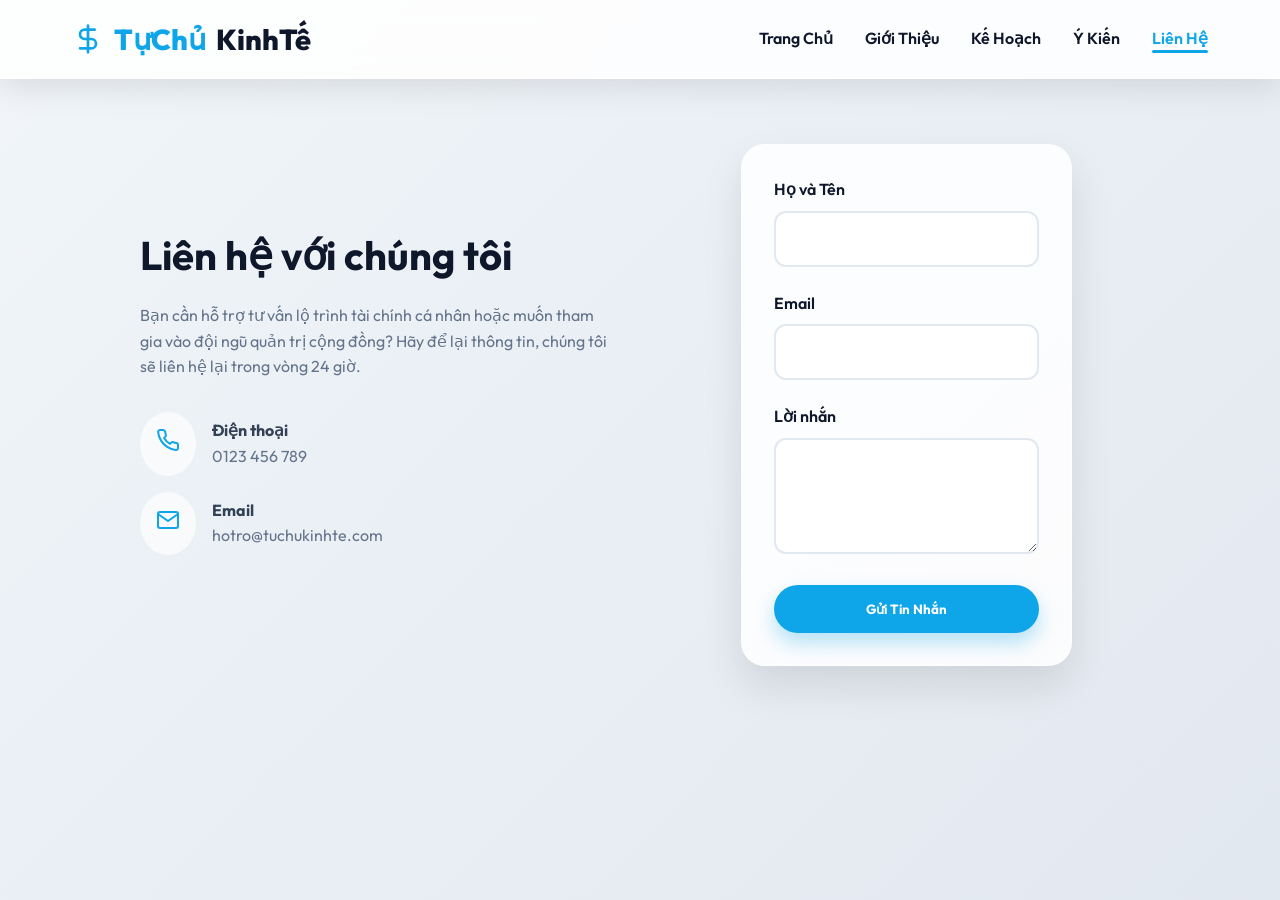
<file: contact.html>
<!DOCTYPE html>
<html lang="vi">
<head>
    <meta charset="UTF-8">
    <meta name="viewport" content="width=device-width, initial-scale=1.0">
    <title>Liên Hệ | Tự Chủ Kinh Tế</title>
    <link rel="stylesheet" href="style.css">
</head>
<body>
    <header>
        <nav>
            <a href="index.html" class="logo">
                <svg width="32" height="32" viewBox="0 0 24 24" fill="none" stroke="currentColor" stroke-width="2" stroke-linecap="round" stroke-linejoin="round" style="color: var(--primary);"><path d="M12 2v20M17 5H9.5a3.5 3.5 0 0 0 0 7h5a3.5 3.5 0 0 1 0 7H6"/></svg>
                <span>TựChủ</span>KinhTế
            </a>
            <ul class="nav-links">
                <li><a href="index.html">Trang Chủ</a></li>
                <li><a href="about.html">Giới Thiệu</a></li>
                <li><a href="plans.html">Kế Hoạch</a></li>
                <li><a href="opinions.html">Ý Kiến</a></li>
                <li><a href="contact.html" class="active">Liên Hệ</a></li>
            </ul>
        </nav>
    </header>

    <main>
        <section class="container" style="max-width: 1000px; display: grid; grid-template-columns: 1fr 1fr; gap: 4rem; align-items: center; margin-top: 2rem;">
            <div>
                <h1 class="section-title" style="text-align: left; margin-bottom: 1rem;">Liên hệ với chúng tôi</h1>
                <p style="color: #64748b; margin-bottom: 2rem;">Bạn cần hỗ trợ tư vấn lộ trình tài chính cá nhân hoặc muốn tham gia vào đội ngũ quản trị cộng đồng? Hãy để lại thông tin, chúng tôi sẽ liên hệ lại trong vòng 24 giờ.</p>
                
                <div style="margin-bottom: 2rem;">
                    <div style="display: flex; gap: 1rem; margin-bottom: 1rem; align-items: center;">
                        <div style="background: var(--light); padding: 1rem; border-radius: 50%;"><svg width="24" height="24" viewBox="0 0 24 24" fill="none" stroke="currentColor" stroke-width="2" stroke-linecap="round" stroke-linejoin="round" style="color: var(--primary);"><path d="M22 16.92v3a2 2 0 0 1-2.18 2 19.79 19.79 0 0 1-8.63-3.07 19.5 19.5 0 0 1-6-6 19.79 19.79 0 0 1-3.07-8.67A2 2 0 0 1 4.11 2h3a2 2 0 0 1 2 1.72 12.84 12.84 0 0 0 .7 2.81 2 2 0 0 1-.45 2.11L8.09 9.91a16 16 0 0 0 6 6l1.27-1.27a2 2 0 0 1 2.11-.45 12.84 12.84 0 0 0 2.81.7A2 2 0 0 1 22 16.92z"/></svg></div>
                        <div>
                            <h4 style="margin:0;">Điện thoại</h4>
                            <p style="color: #64748b; margin:0;">0123 456 789</p>
                        </div>
                    </div>
                    <div style="display: flex; gap: 1rem; align-items: center;">
                        <div style="background: var(--light); padding: 1rem; border-radius: 50%;"><svg width="24" height="24" viewBox="0 0 24 24" fill="none" stroke="currentColor" stroke-width="2" stroke-linecap="round" stroke-linejoin="round" style="color: var(--primary);"><path d="M4 4h16c1.1 0 2 .9 2 2v12c0 1.1-.9 2-2 2H4c-1.1 0-2-.9-2-2V6c0-1.1.9-2 2-2z"/><polyline points="22,6 12,13 2,6"/></svg></div>
                        <div>
                            <h4 style="margin:0;">Email</h4>
                            <p style="color: #64748b; margin:0;">hotro@tuchukinhte.com</p>
                        </div>
                    </div>
                </div>
            </div>

            <div class="form-container" style="padding: 2rem; box-shadow: 0 20px 40px rgba(0,0,0,0.1);">
                <form action="#" method="POST">
                    <div class="form-group">
                        <label for="name">Họ và Tên</label>
                        <input type="text" id="name" class="form-control" required>
                    </div>
                    <div class="form-group">
                        <label for="email">Email</label>
                        <input type="email" id="email" class="form-control" required>
                    </div>
                    <div class="form-group">
                        <label for="message">Lời nhắn</label>
                        <textarea id="message" class="form-control" rows="4" required></textarea>
                    </div>
                    <button type="submit" class="btn" style="width: 100%;">Gửi Tin Nhắn</button>
                </form>
            </div>
        </section>
    </main>
</body>
</html>
</file>
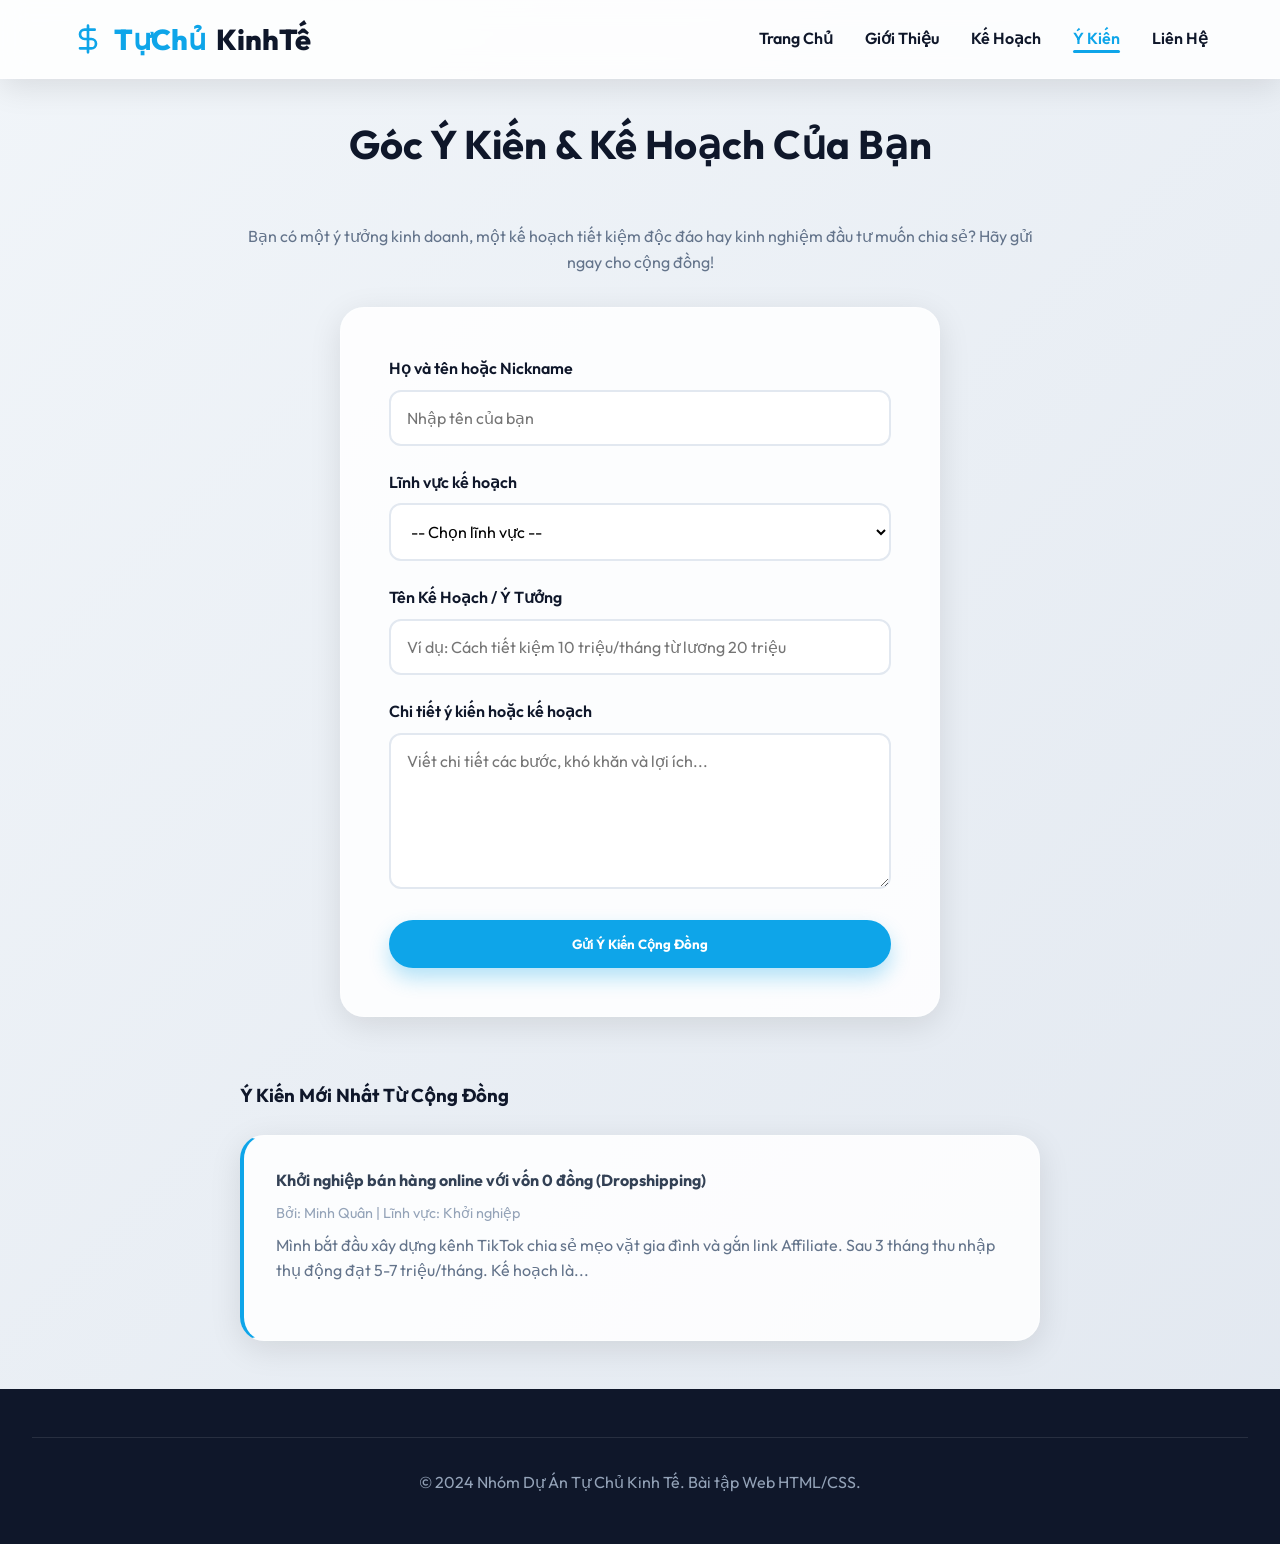
<file: opinions.html>
<!DOCTYPE html>
<html lang="vi">
<head>
    <meta charset="UTF-8">
    <meta name="viewport" content="width=device-width, initial-scale=1.0">
    <title>Góp Ý Tưởng | Tự Chủ Kinh Tế</title>
    <link rel="stylesheet" href="style.css">
</head>
<body>
    <header>
        <nav>
            <a href="index.html" class="logo">
                <svg width="32" height="32" viewBox="0 0 24 24" fill="none" stroke="currentColor" stroke-width="2" stroke-linecap="round" stroke-linejoin="round" style="color: var(--primary);"><path d="M12 2v20M17 5H9.5a3.5 3.5 0 0 0 0 7h5a3.5 3.5 0 0 1 0 7H6"/></svg>
                <span>TựChủ</span>KinhTế
            </a>
            <ul class="nav-links">
                <li><a href="index.html">Trang Chủ</a></li>
                <li><a href="about.html">Giới Thiệu</a></li>
                <li><a href="plans.html">Kế Hoạch</a></li>
                <li><a href="opinions.html" class="active">Ý Kiến</a></li>
                <li><a href="contact.html">Liên Hệ</a></li>
            </ul>
        </nav>
    </header>

    <main>
        <section class="container" style="max-width: 800px;">
            <h1 class="section-title">Góc Ý Kiến & Kế Hoạch Của Bạn</h1>
            <p style="text-align: center; margin-bottom: 2rem; color: #64748b;">Bạn có một ý tưởng kinh doanh, một kế hoạch tiết kiệm độc đáo hay kinh nghiệm đầu tư muốn chia sẻ? Hãy gửi ngay cho cộng đồng!</p>
            
            <div class="form-container">
                <form action="#" method="POST">
                    <div class="form-group">
                        <label for="fullname">Họ và tên hoặc Nickname</label>
                        <input type="text" id="fullname" class="form-control" placeholder="Nhập tên của bạn" required>
                    </div>
                    
                    <div class="form-group">
                        <label for="category">Lĩnh vực kế hoạch</label>
                        <select id="category" class="form-control" required>
                            <option value="">-- Chọn lĩnh vực --</option>
                            <option value="saving">Tiết kiệm & Quản lý chi tiêu</option>
                            <option value="investing">Đầu tư (Chứng khoán, Crypto, BĐS)</option>
                            <option value="business">Khởi nghiệp & Kinh doanh</option>
                            <option value="other">Ý tưởng khác</option>
                        </select>
                    </div>

                    <div class="form-group">
                        <label for="title">Tên Kế Hoạch / Ý Tưởng</label>
                        <input type="text" id="title" class="form-control" placeholder="Ví dụ: Cách tiết kiệm 10 triệu/tháng từ lương 20 triệu" required>
                    </div>
                    
                    <div class="form-group">
                        <label for="content">Chi tiết ý kiến hoặc kế hoạch</label>
                        <textarea id="content" class="form-control" rows="6" placeholder="Viết chi tiết các bước, khó khăn và lợi ích..." required></textarea>
                    </div>
                    
                    <button type="submit" class="btn" style="width: 100%;">Gửi Ý Kiến Cộng Đồng</button>
                </form>
            </div>
            
            <div style="margin-top: 4rem;">
                <h3 style="margin-bottom: 1.5rem; color: var(--dark);">Ý Kiến Mới Nhất Từ Cộng Đồng</h3>
                <div class="card" style="margin-bottom: 1rem; border-left: 4px solid var(--primary);">
                    <h4>Khởi nghiệp bán hàng online với vốn 0 đồng (Dropshipping)</h4>
                    <p style="font-size: 0.9rem; color: #94a3b8; margin: 0.5rem 0;">Bởi: Minh Quân | Lĩnh vực: Khởi nghiệp</p>
                    <p>Mình bắt đầu xây dựng kênh TikTok chia sẻ mẹo vặt gia đình và gắn link Affiliate. Sau 3 tháng thu nhập thụ động đạt 5-7 triệu/tháng. Kế hoạch là...</p>
                </div>
            </div>
        </section>
    </main>

    <footer>
        <div class="footer-bottom" style="margin-top: 0; padding-top: 2rem;">
            &copy; 2024 Nhóm Dự Án Tự Chủ Kinh Tế. Bài tập Web HTML/CSS.
        </div>
    </footer>
</body>
</html>
</file>
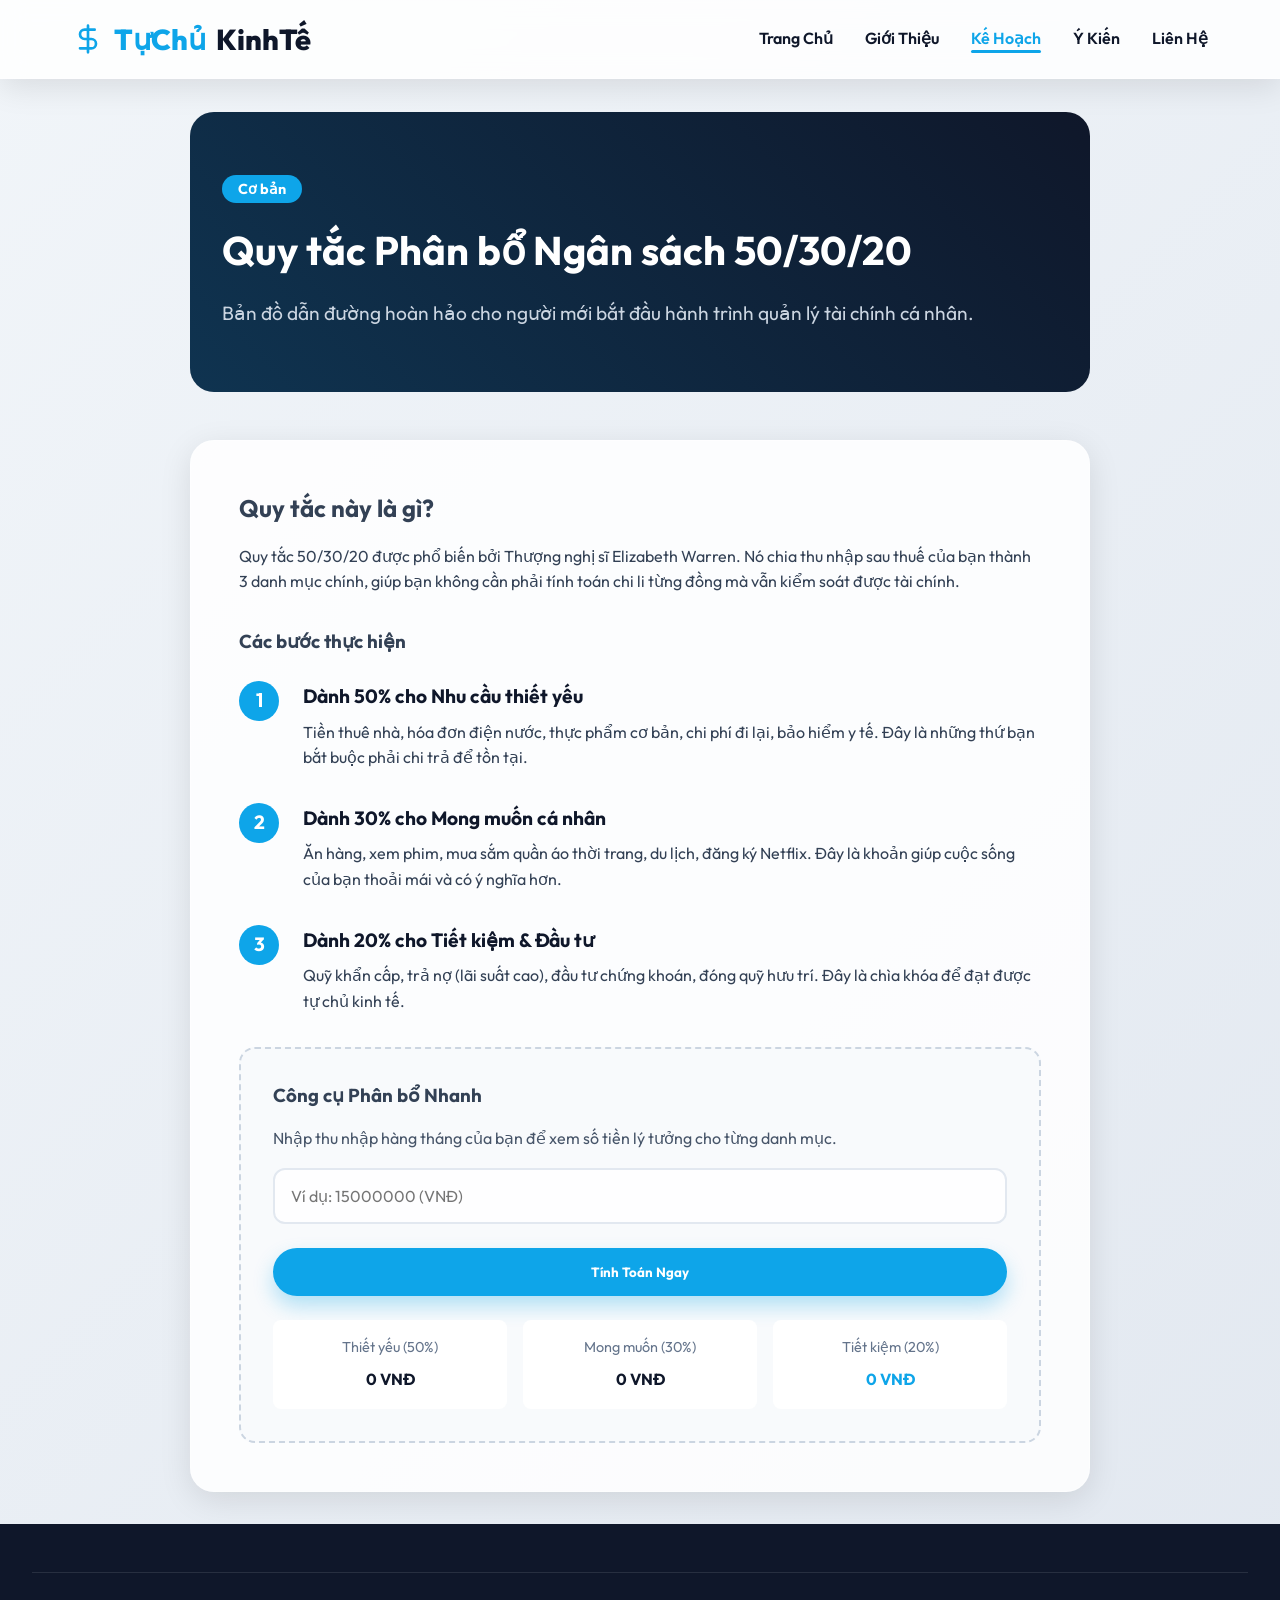
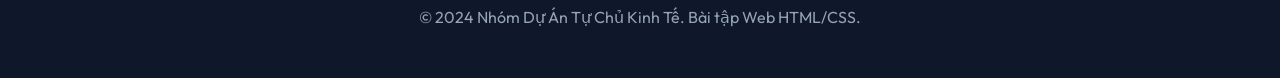
<file: plan-detail.html>
<!DOCTYPE html>
<html lang="vi">
<head>
    <meta charset="UTF-8">
    <meta name="viewport" content="width=device-width, initial-scale=1.0">
    <title>Chi Tiết Kế Hoạch | Tự Chủ Kinh Tế</title>
    <link rel="stylesheet" href="style.css">
    <style>
        .detail-header {
            background: var(--dark);
            color: white;
            padding: 4rem 2rem;
            border-radius: 24px;
            margin-bottom: 3rem;
            position: relative;
            overflow: hidden;
        }
        .detail-header::before {
            content: '';
            position: absolute;
            top: 0; right: 0; bottom: 0; left: 0;
            background: linear-gradient(45deg, rgba(14, 165, 233, 0.2), transparent);
            z-index: 1;
        }
        .detail-content {
            background: var(--glass-bg);
            padding: 3rem;
            border-radius: 24px;
            box-shadow: var(--shadow);
            border: 1px solid var(--glass-border);
        }
        .step {
            display: flex;
            gap: 1.5rem;
            margin-bottom: 2rem;
        }
        .step-num {
            width: 40px;
            height: 40px;
            background: var(--primary);
            color: white;
            border-radius: 50%;
            display: flex;
            align-items: center;
            justify-content: center;
            font-weight: bold;
            font-size: 1.2rem;
            flex-shrink: 0;
        }
        /* Custom Tool (replaces Cart) */
        .calculator {
            background: #f8fafc;
            border: 2px dashed #cbd5e1;
            padding: 2rem;
            border-radius: 16px;
            margin-top: 2rem;
        }
    </style>
</head>
<body>
    <header>
        <nav>
            <a href="index.html" class="logo">
                <svg width="32" height="32" viewBox="0 0 24 24" fill="none" stroke="currentColor" stroke-width="2" stroke-linecap="round" stroke-linejoin="round" style="color: var(--primary);"><path d="M12 2v20M17 5H9.5a3.5 3.5 0 0 0 0 7h5a3.5 3.5 0 0 1 0 7H6"/></svg>
                <span>TựChủ</span>KinhTế
            </a>
            <ul class="nav-links">
                <li><a href="index.html">Trang Chủ</a></li>
                <li><a href="about.html">Giới Thiệu</a></li>
                <li><a href="plans.html" class="active">Kế Hoạch</a></li>
                <li><a href="opinions.html">Ý Kiến</a></li>
                <li><a href="contact.html">Liên Hệ</a></li>
            </ul>
        </nav>
    </header>

    <main>
        <section class="container" style="max-width: 900px;">
            <div class="detail-header">
                <div style="position: relative; z-index: 2;">
                    <span style="background: var(--primary); padding: 0.3rem 1rem; border-radius: 20px; font-size: 0.9rem; font-weight: bold;">Cơ bản</span>
                    <h1 style="font-size: 2.5rem; margin: 1rem 0;">Quy tắc Phân bổ Ngân sách 50/30/20</h1>
                    <p style="font-size: 1.2rem; color: #cbd5e1;">Bản đồ dẫn đường hoàn hảo cho người mới bắt đầu hành trình quản lý tài chính cá nhân.</p>
                </div>
            </div>

            <div class="detail-content">
                <h2>Quy tắc này là gì?</h2>
                <p style="margin: 1rem 0 2rem;">Quy tắc 50/30/20 được phổ biến bởi Thượng nghị sĩ Elizabeth Warren. Nó chia thu nhập sau thuế của bạn thành 3 danh mục chính, giúp bạn không cần phải tính toán chi li từng đồng mà vẫn kiểm soát được tài chính.</p>
                
                <h3>Các bước thực hiện</h3>
                <div style="margin-top: 1.5rem;">
                    <div class="step">
                        <div class="step-num">1</div>
                        <div>
                            <h4 style="font-size: 1.2rem; color: var(--dark); margin-bottom: 0.5rem;">Dành 50% cho Nhu cầu thiết yếu</h4>
                            <p>Tiền thuê nhà, hóa đơn điện nước, thực phẩm cơ bản, chi phí đi lại, bảo hiểm y tế. Đây là những thứ bạn bắt buộc phải chi trả để tồn tại.</p>
                        </div>
                    </div>
                    <div class="step">
                        <div class="step-num">2</div>
                        <div>
                            <h4 style="font-size: 1.2rem; color: var(--dark); margin-bottom: 0.5rem;">Dành 30% cho Mong muốn cá nhân</h4>
                            <p>Ăn hàng, xem phim, mua sắm quần áo thời trang, du lịch, đăng ký Netflix. Đây là khoản giúp cuộc sống của bạn thoải mái và có ý nghĩa hơn.</p>
                        </div>
                    </div>
                    <div class="step">
                        <div class="step-num">3</div>
                        <div>
                            <h4 style="font-size: 1.2rem; color: var(--dark); margin-bottom: 0.5rem;">Dành 20% cho Tiết kiệm & Đầu tư</h4>
                            <p>Quỹ khẩn cấp, trả nợ (lãi suất cao), đầu tư chứng khoán, đóng quỹ hưu trí. Đây là chìa khóa để đạt được tự chủ kinh tế.</p>
                        </div>
                    </div>
                </div>

                <!-- Tính năng công cụ / form mua hàng tương đương -->
                <div class="calculator">
                    <h3 style="margin-bottom: 1rem;">Công cụ Phân bổ Nhanh</h3>
                    <p style="margin-bottom: 1rem; color: #475569;">Nhập thu nhập hàng tháng của bạn để xem số tiền lý tưởng cho từng danh mục.</p>
                    <div class="form-group">
                        <input type="number" class="form-control" placeholder="Ví dụ: 15000000 (VNĐ)">
                    </div>
                    <button class="btn" style="width: 100%;">Tính Toán Ngay</button>
                    
                    <div style="margin-top: 1.5rem; display: grid; grid-template-columns: 1fr 1fr 1fr; gap: 1rem; text-align: center;">
                        <div style="background: white; padding: 1rem; border-radius: 8px;">
                            <div style="font-size: 0.9rem; color: #64748b;">Thiết yếu (50%)</div>
                            <div style="font-weight: bold; color: var(--dark); margin-top: 0.5rem;">0 VNĐ</div>
                        </div>
                        <div style="background: white; padding: 1rem; border-radius: 8px;">
                            <div style="font-size: 0.9rem; color: #64748b;">Mong muốn (30%)</div>
                            <div style="font-weight: bold; color: var(--dark); margin-top: 0.5rem;">0 VNĐ</div>
                        </div>
                        <div style="background: white; padding: 1rem; border-radius: 8px;">
                            <div style="font-size: 0.9rem; color: #64748b;">Tiết kiệm (20%)</div>
                            <div style="font-weight: bold; color: var(--primary); margin-top: 0.5rem;">0 VNĐ</div>
                        </div>
                    </div>
                </div>
            </div>
        </section>
    </main>

    <footer>
        <div class="footer-bottom" style="margin-top: 0; padding-top: 2rem;">
            &copy; 2024 Nhóm Dự Án Tự Chủ Kinh Tế. Bài tập Web HTML/CSS.
        </div>
    </footer>
</body>
</html>
</file>
<file: style.css>
@import url('https://fonts.googleapis.com/css2?family=Outfit:wght@300;400;600;700;800&display=swap');

:root {
    --primary: #0ea5e9;
    --primary-dark: #0284c7;
    --secondary: #10b981;
    --accent: #f59e0b;
    --dark: #0f172a;
    --darker: #020617;
    --light: #f8fafc;
    --glass-bg: rgba(255, 255, 255, 0.85);
    --glass-border: rgba(255, 255, 255, 0.4);
    --shadow: 0 8px 32px rgba(0, 0, 0, 0.1);
}

* {
    margin: 0;
    padding: 0;
    box-sizing: border-box;
    font-family: 'Outfit', sans-serif;
    scroll-behavior: smooth;
}

body {
    background: linear-gradient(135deg, #f1f5f9 0%, #e2e8f0 100%);
    color: #334155;
    line-height: 1.6;
    min-height: 100vh;
    display: flex;
    flex-direction: column;
}

/* Header & Navbar */
header {
    position: fixed;
    top: 0;
    width: 100%;
    z-index: 1000;
    background: var(--glass-bg);
    backdrop-filter: blur(12px);
    -webkit-backdrop-filter: blur(12px);
    border-bottom: 1px solid var(--glass-border);
    box-shadow: var(--shadow);
}

nav {
    max-width: 1200px;
    margin: 0 auto;
    padding: 1rem 2rem;
    display: flex;
    justify-content: space-between;
    align-items: center;
}

.logo {
    font-size: 1.8rem;
    font-weight: 800;
    color: var(--dark);
    text-decoration: none;
    display: flex;
    align-items: center;
    gap: 10px;
}

.logo span {
    color: var(--primary);
}

.nav-links {
    list-style: none;
    display: flex;
    gap: 2rem;
}

.nav-links a {
    text-decoration: none;
    color: var(--dark);
    font-weight: 600;
    transition: all 0.3s ease;
    position: relative;
}

.nav-links a::after {
    content: '';
    position: absolute;
    bottom: -5px;
    left: 0;
    width: 0;
    height: 3px;
    background: var(--primary);
    transition: width 0.3s ease;
    border-radius: 2px;
}

.nav-links a:hover::after,
.nav-links a.active::after {
    width: 100%;
}

.nav-links a:hover,
.nav-links a.active {
    color: var(--primary);
}

/* Main Content area */
main {
    flex: 1;
    margin-top: 80px;
    padding: 2rem;
}

/* Hero Section */
.hero {
    max-width: 1200px;
    margin: 4rem auto;
    display: grid;
    grid-template-columns: 1fr 1fr;
    gap: 4rem;
    align-items: center;
}

.hero-text h1 {
    font-size: 3.5rem;
    line-height: 1.1;
    margin-bottom: 1.5rem;
    color: var(--darker);
}

.hero-text h1 span {
    background: linear-gradient(to right, var(--primary), var(--secondary));
    -webkit-background-clip: text;
    -webkit-text-fill-color: transparent;
}

.hero-text p {
    font-size: 1.2rem;
    margin-bottom: 2rem;
    color: #475569;
}

.btn {
    display: inline-block;
    padding: 1rem 2.5rem;
    background: var(--primary);
    color: white;
    text-decoration: none;
    font-weight: 700;
    border-radius: 50px;
    box-shadow: 0 10px 20px rgba(14, 165, 233, 0.3);
    transition: all 0.3s ease;
    border: none;
    cursor: pointer;
}

.btn:hover {
    transform: translateY(-3px);
    box-shadow: 0 15px 25px rgba(14, 165, 233, 0.4);
    background: var(--primary-dark);
}

.btn-secondary {
    background: white;
    color: var(--primary);
    border: 2px solid var(--primary);
    box-shadow: none;
}

.btn-secondary:hover {
    background: var(--light);
    box-shadow: 0 10px 20px rgba(0,0,0,0.05);
}

.hero-img {
    background: rgba(255,255,255,0.5);
    padding: 2rem;
    border-radius: 30px;
    box-shadow: var(--shadow);
    backdrop-filter: blur(10px);
    border: 1px solid var(--glass-border);
}

.hero-img img {
    width: 100%;
    border-radius: 20px;
    object-fit: cover;
}

/* Cards / Grid Layout */
.container {
    max-width: 1200px;
    margin: 0 auto;
}

.section-title {
    text-align: center;
    font-size: 2.5rem;
    margin-bottom: 3rem;
    color: var(--dark);
}

.grid {
    display: grid;
    grid-template-columns: repeat(auto-fit, minmax(300px, 1fr));
    gap: 2rem;
}

.card {
    background: var(--glass-bg);
    border-radius: 24px;
    padding: 2rem;
    box-shadow: var(--shadow);
    border: 1px solid var(--glass-border);
    transition: transform 0.3s ease, box-shadow 0.3s ease;
    display: flex;
    flex-direction: column;
}

.card:hover {
    transform: translateY(-10px);
    box-shadow: 0 20px 40px rgba(0,0,0,0.15);
}

.card-img {
    height: 200px;
    background: #e2e8f0;
    border-radius: 16px;
    margin-bottom: 1.5rem;
    overflow: hidden;
}
.card-img img {
    width: 100%;
    height: 100%;
    object-fit: cover;
}

.card h3 {
    font-size: 1.5rem;
    margin-bottom: 1rem;
    color: var(--dark);
}

.card p {
    color: #64748b;
    margin-bottom: 1.5rem;
    flex: 1;
}

/* Forms */
.form-container {
    max-width: 600px;
    margin: 0 auto;
    background: var(--glass-bg);
    padding: 3rem;
    border-radius: 24px;
    box-shadow: var(--shadow);
    border: 1px solid var(--glass-border);
}

.form-group {
    margin-bottom: 1.5rem;
}

.form-group label {
    display: block;
    margin-bottom: 0.5rem;
    font-weight: 600;
    color: var(--dark);
}

.form-control {
    width: 100%;
    padding: 1rem;
    border: 2px solid #e2e8f0;
    border-radius: 12px;
    font-size: 1rem;
    transition: all 0.3s ease;
    background: rgba(255,255,255,0.9);
}

.form-control:focus {
    outline: none;
    border-color: var(--primary);
    box-shadow: 0 0 0 4px rgba(14, 165, 233, 0.1);
}

/* Footer */
footer {
    background: var(--dark);
    color: white;
    padding: 3rem 2rem;
    margin-top: auto;
}

.footer-content {
    max-width: 1200px;
    margin: 0 auto;
    display: grid;
    grid-template-columns: 1fr 1fr;
    gap: 2rem;
}

.footer-content h4 {
    font-size: 1.5rem;
    margin-bottom: 1rem;
}

.footer-bottom {
    text-align: center;
    margin-top: 3rem;
    padding-top: 2rem;
    border-top: 1px solid rgba(255,255,255,0.1);
    color: #94a3b8;
}

/* Responsive */
@media (max-width: 768px) {
    .hero {
        grid-template-columns: 1fr;
        text-align: center;
    }
    .nav-links {
        display: none;
    }
}
</file>
